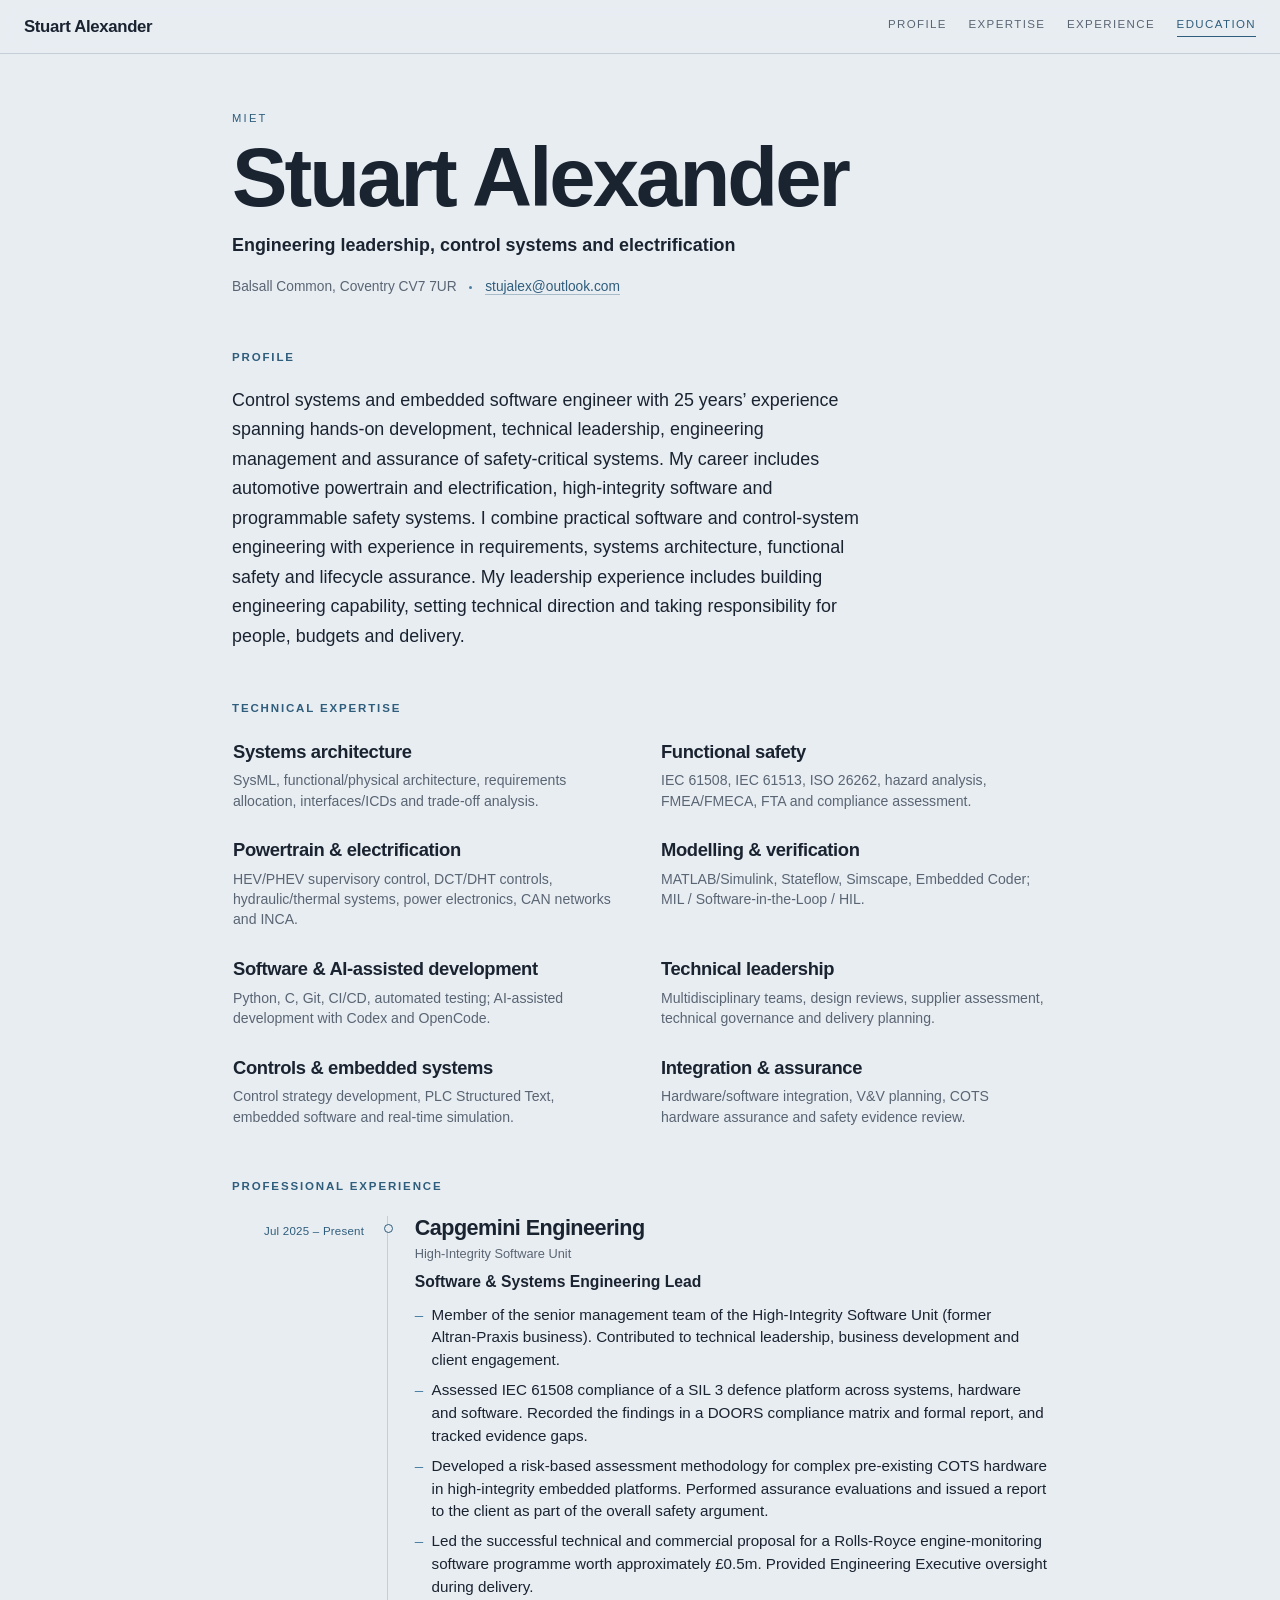
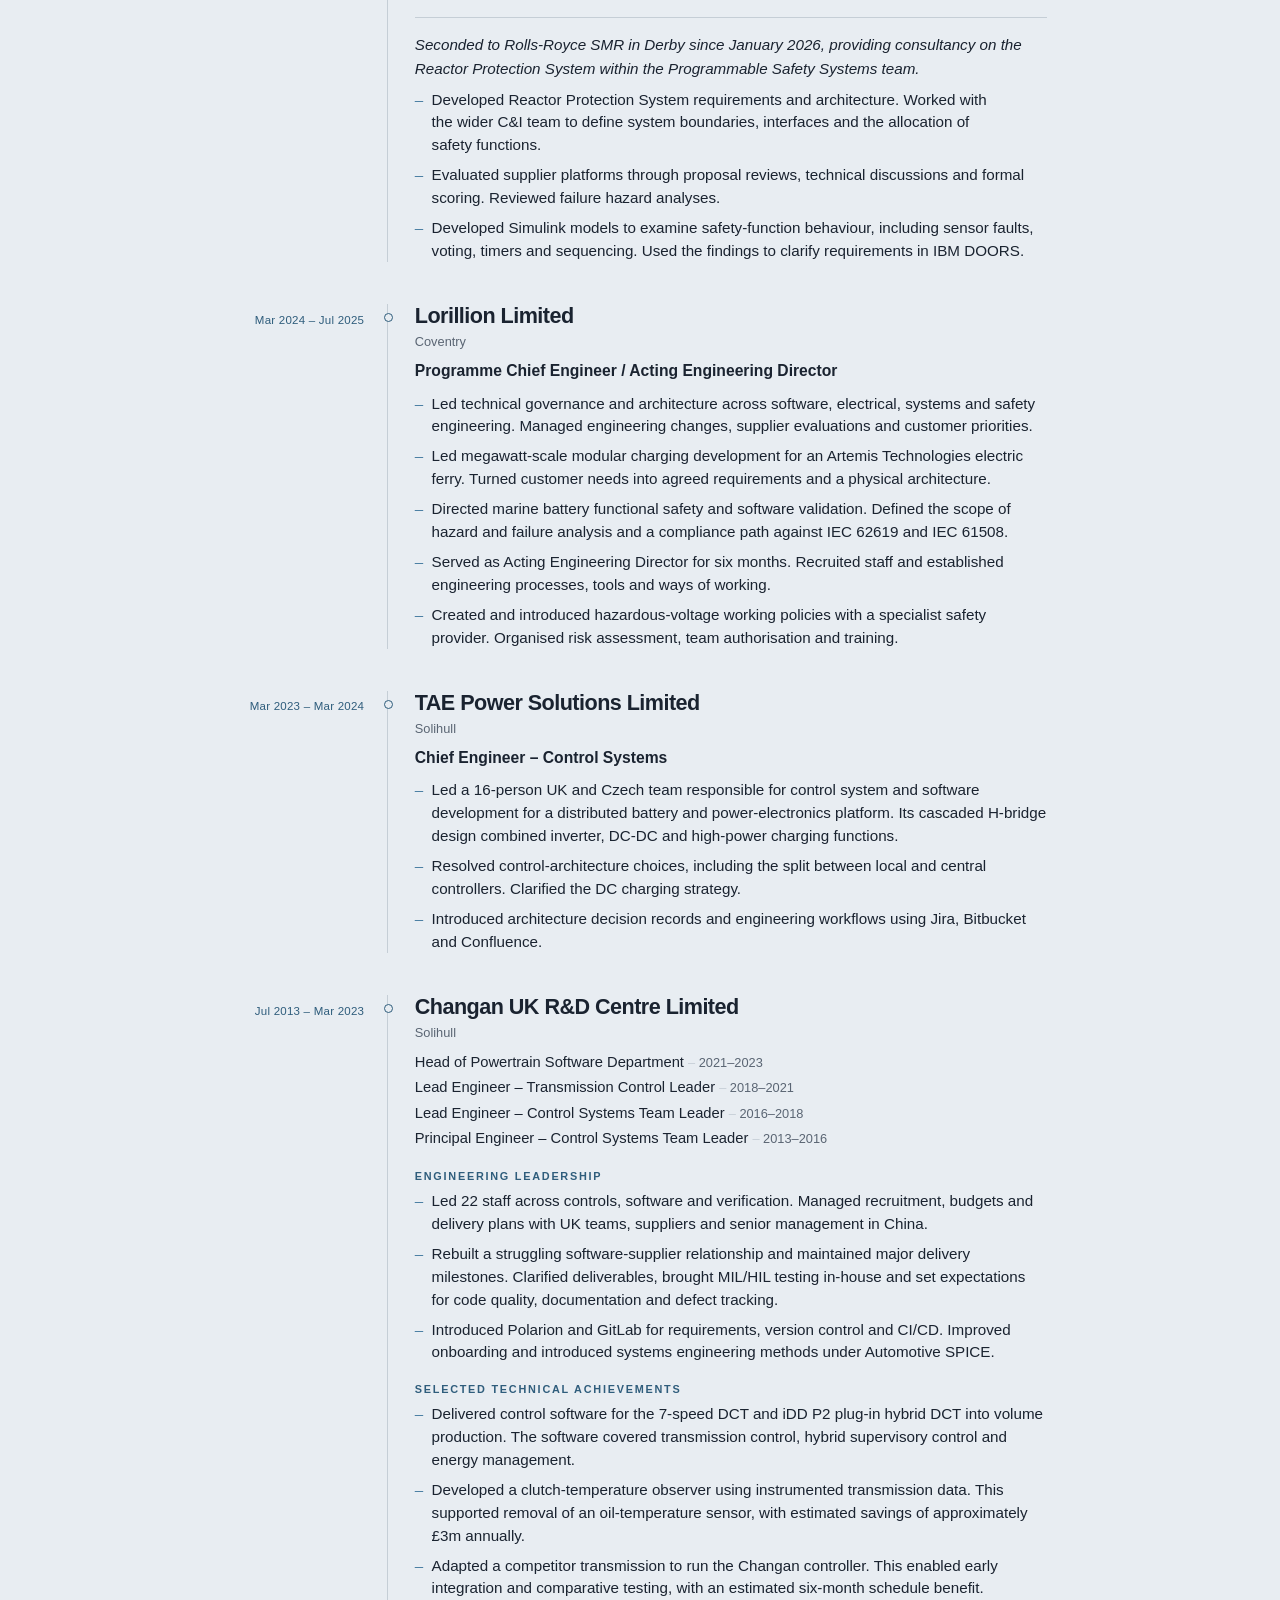
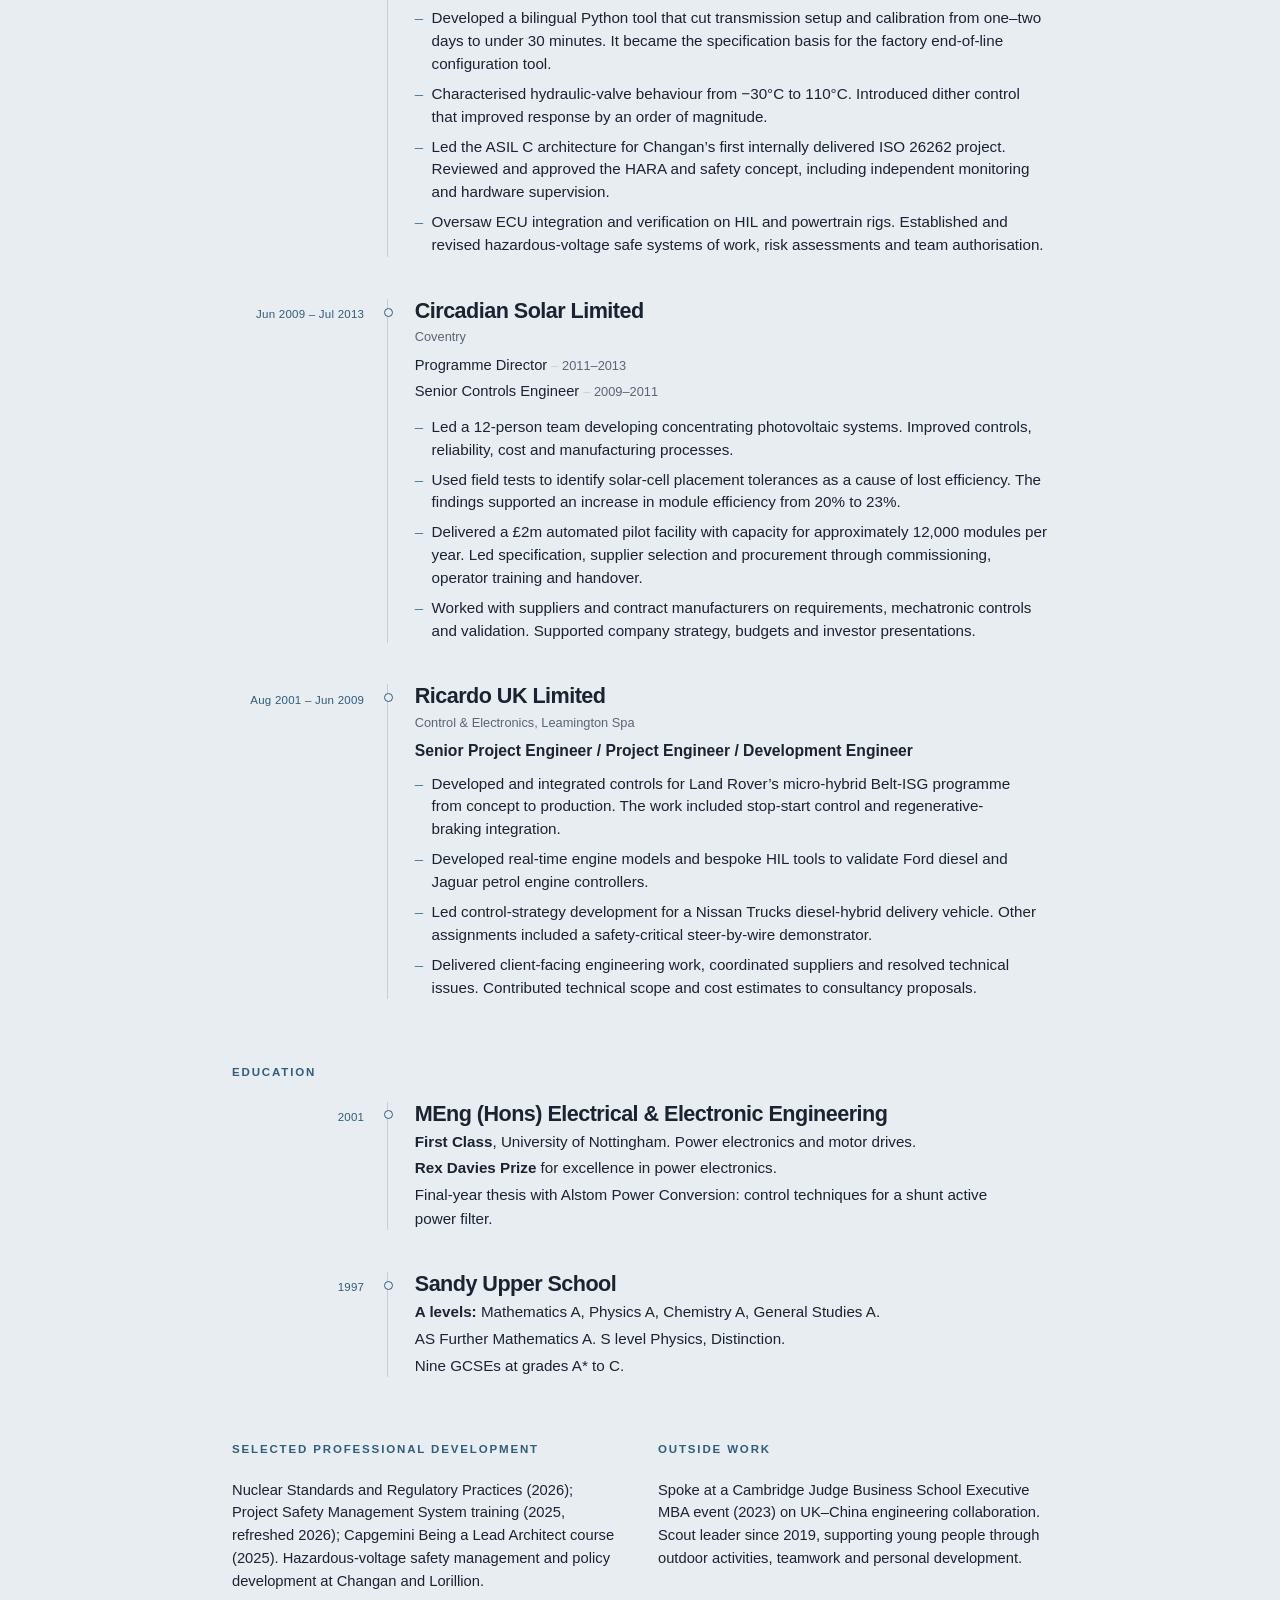
<file: index.html>
<!DOCTYPE html>
<html lang="en">
<head>
<meta charset="utf-8">
<meta name="viewport" content="width=device-width, initial-scale=1">
<title>Stuart Alexander — Curriculum Vitae</title>
<meta name="description" content="Curriculum Vitae for Stuart Alexander — engineering leadership, control systems and electrification.">
<link rel="canonical" href="https://stuart.alxndr.uk/cv/">
<meta http-equiv="refresh" content="0; url=cv/">
<script>location.replace("cv/");</script>
</head>
<body>
<p><a href="cv/">Continue to CV</a></p>
</body>
</html>
</file>
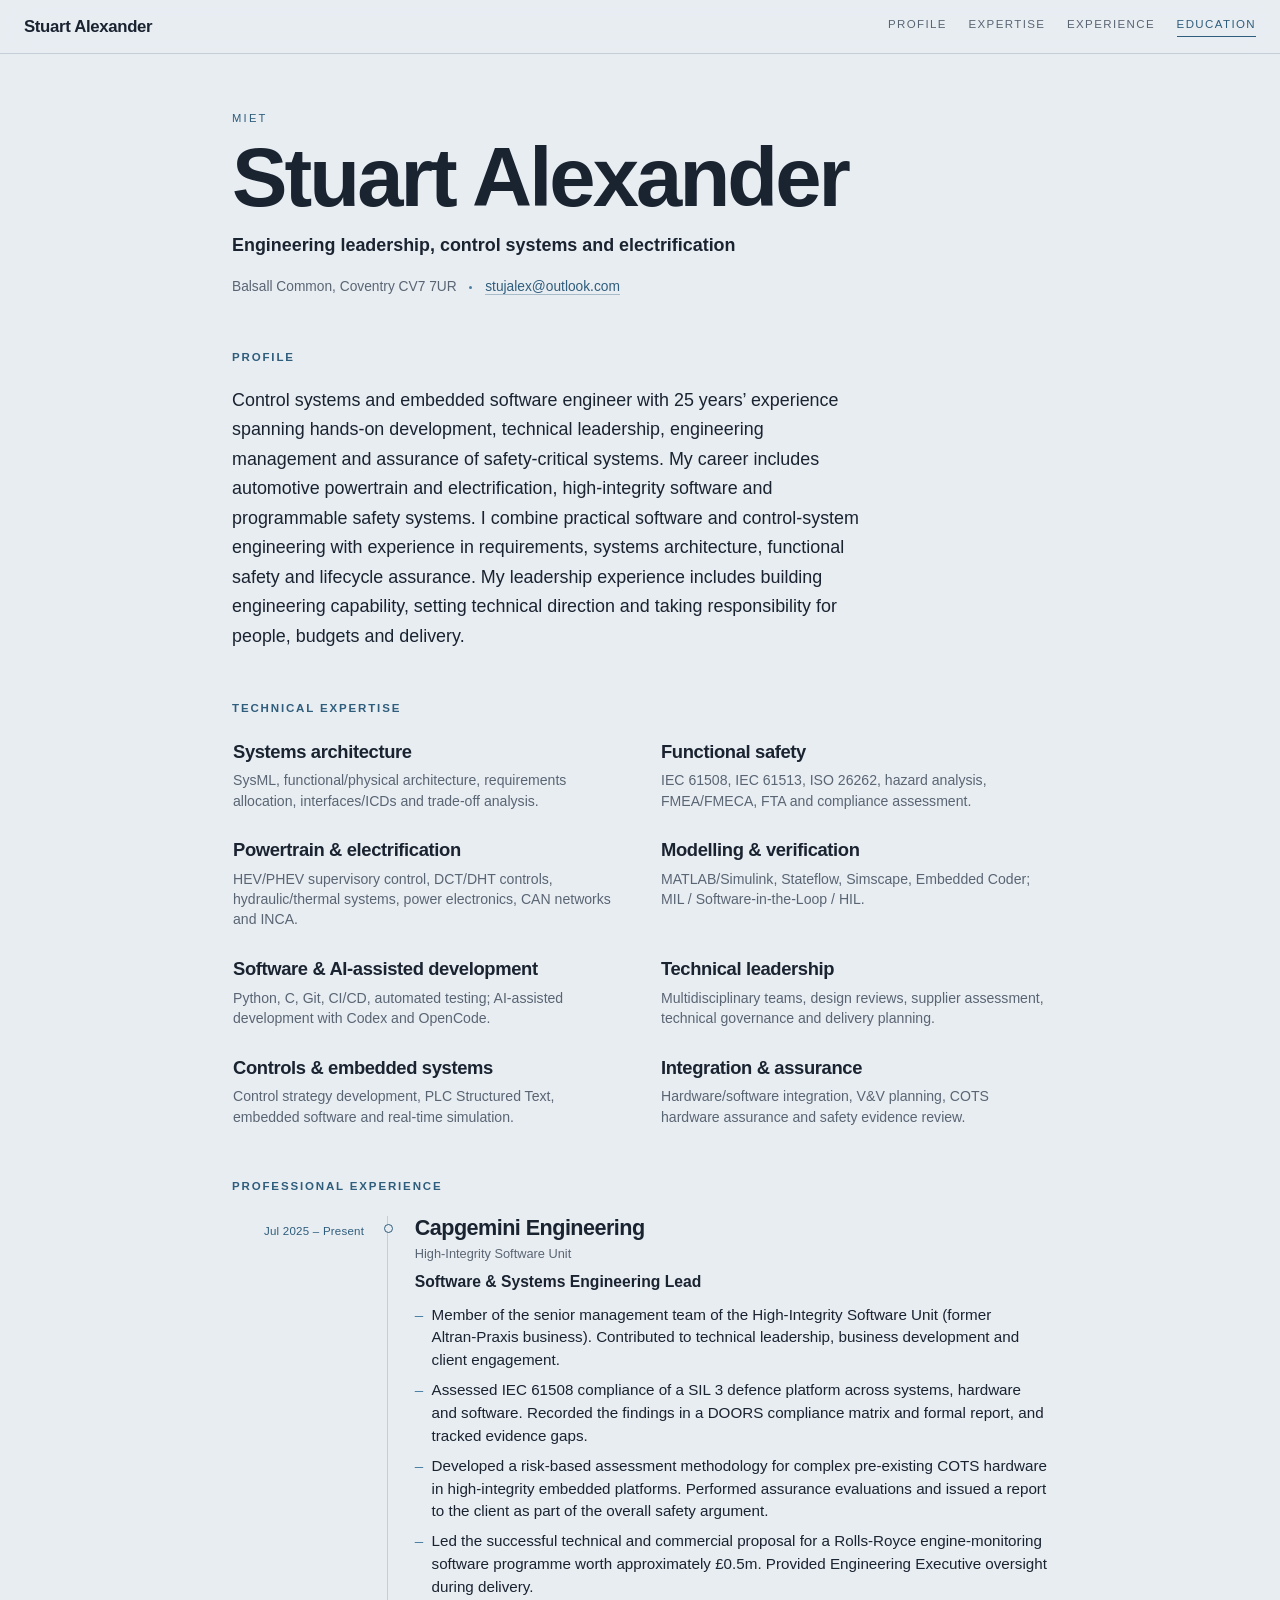
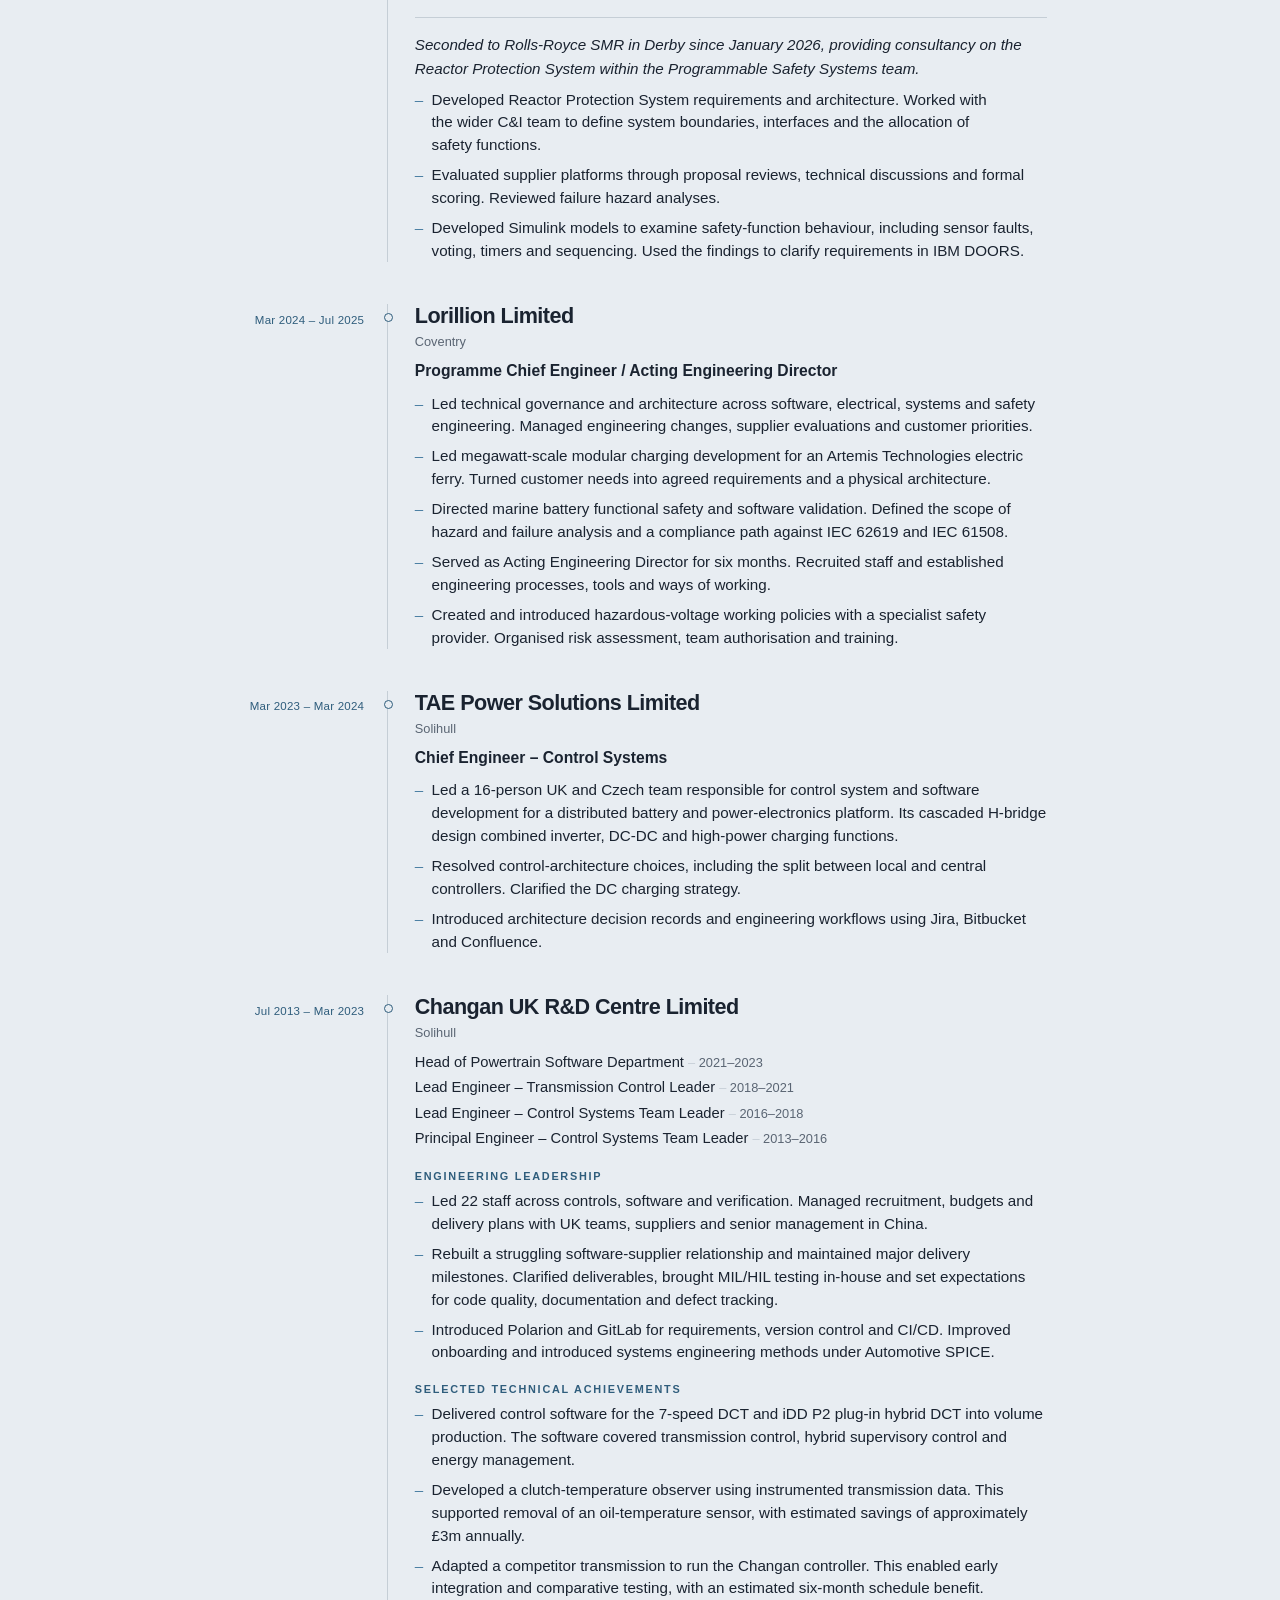
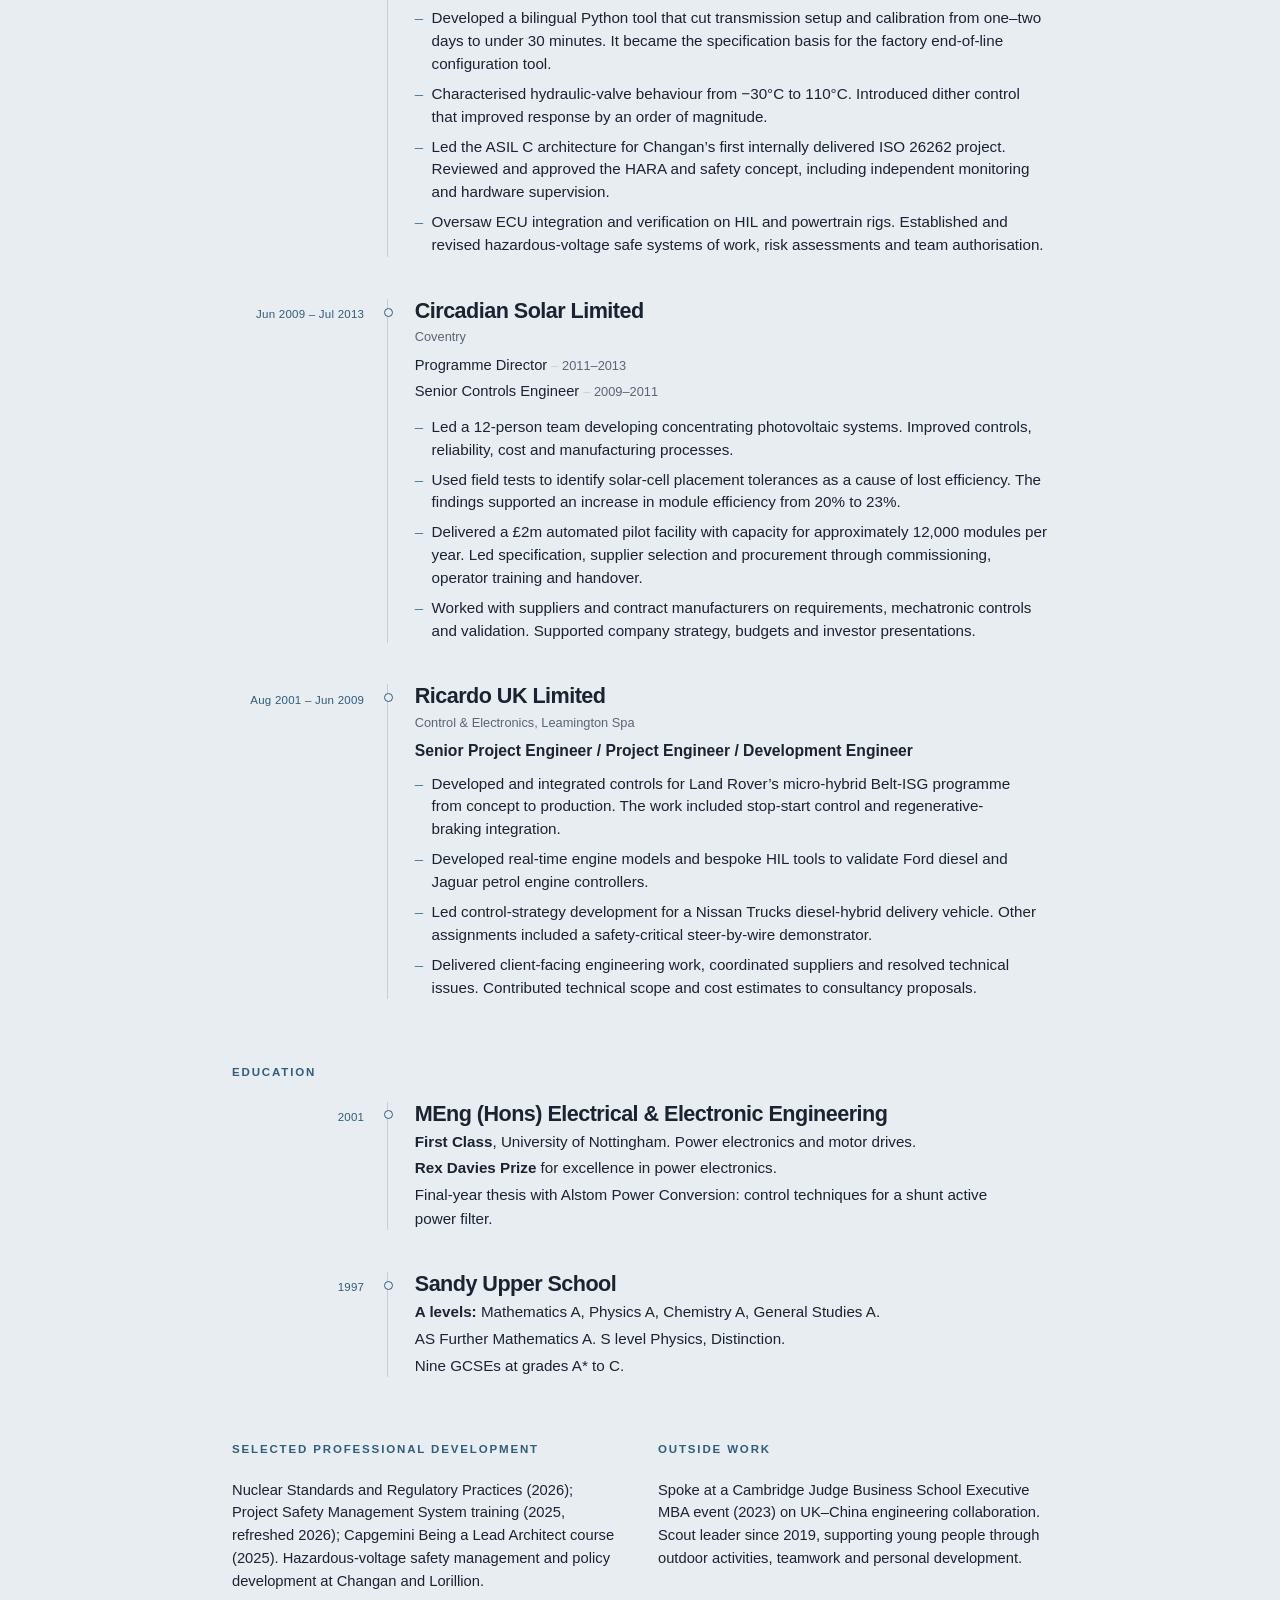
<file: cv/index.html>
<!DOCTYPE html>
<html lang="en">
<head>
<meta charset="utf-8">
<meta name="viewport" content="width=device-width, initial-scale=1">
<meta name="color-scheme" content="light">
<meta name="theme-color" content="#1A2330">
<title>Stuart Alexander — Curriculum Vitae</title>
<meta name="author" content="Stuart Alexander">
<meta name="description" content="Engineering leader with 25 years' experience in control systems, embedded software and electrification. Systems architecture, functional safety and production delivery across automotive, nuclear, defence and energy.">
<meta name="keywords" content="systems engineering, systems architecture, SysML, requirements engineering, interface management, ICDs, trade-off studies, functional safety, IEC 61508, IEC 61513, ISO 26262, SIL, FMEA, FMECA, FTA, control systems, embedded control, MATLAB, Simulink, Stateflow, model-based design, HIL, MIL, power electronics, PLC, Structured Text, Python, C, Git, CI/CD, automated testing, AI-assisted development, Codex, OpenCode, technical leadership, engineering governance, supplier assessment, technical due diligence">
<link rel="stylesheet" href="cv.css">
</head>
<body id="top">

<a class="skip" href="#main">Skip to content</a>
<div class="progress" aria-hidden="true"></div>

<header class="site-header">
  <a class="logo" href="#top">Stuart Alexander</a>
  <nav class="nav" aria-label="Sections">
    <a href="#profile">Profile</a>
    <a href="#expertise">Expertise</a>
    <a href="#experience">Experience</a>
    <a href="#education">Education</a>
  </nav>
</header>

<main class="cv" id="main">

  <header class="masthead">
    <p class="credentials">MIET</p>
    <h1 class="name">Stuart Alexander</h1>
    <p class="headline">Engineering leadership, control systems and electrification</p>
    <address class="contact">
      Balsall Common, Coventry CV7 7UR
      <span class="dot" aria-hidden="true"></span>
      <a href="mailto:stujalex@outlook.com">stujalex@outlook.com</a>
    </address>
  </header>

  <section class="section" id="profile">
    <h2 class="section-title">Profile</h2>
    <p class="lede">Control systems and embedded software engineer with 25 years&rsquo; experience spanning hands-on development, technical leadership, engineering management and assurance of safety-critical systems. My career includes automotive powertrain and electrification, high-integrity software and programmable safety systems. I combine practical software and control-system engineering with experience in requirements, systems architecture, functional safety and lifecycle assurance. My leadership experience includes building engineering capability, setting technical direction and taking responsibility for people, budgets and delivery.</p>
  </section>

  <section class="section" id="expertise">
    <h2 class="section-title">Technical expertise</h2>
    <div class="expertise">
      <div>
        <h3>Systems architecture</h3>
        <p>SysML, functional/physical architecture, requirements allocation, interfaces/ICDs and trade-off analysis.</p>
      </div>
      <div>
        <h3>Functional safety</h3>
        <p>IEC 61508, IEC 61513, ISO 26262, hazard analysis, FMEA/FMECA, FTA and compliance assessment.</p>
      </div>
      <div>
        <h3>Powertrain &amp; electrification</h3>
        <p>HEV/PHEV supervisory control, DCT/DHT controls, hydraulic/thermal systems, power electronics, CAN networks and INCA.</p>
      </div>
      <div>
        <h3>Modelling &amp; verification</h3>
        <p>MATLAB/Simulink, Stateflow, Simscape, Embedded Coder; MIL / Software-in-the-Loop / HIL.</p>
      </div>
      <div>
        <h3>Software &amp; AI-assisted development</h3>
        <p>Python, C, Git, CI/CD, automated testing; AI-assisted development with Codex and OpenCode.</p>
      </div>
      <div>
        <h3>Technical leadership</h3>
        <p>Multidisciplinary teams, design reviews, supplier assessment, technical governance and delivery planning.</p>
      </div>
      <div>
        <h3>Controls &amp; embedded systems</h3>
        <p>Control strategy development, PLC Structured Text, embedded software and real-time simulation.</p>
      </div>
      <div>
        <h3>Integration &amp; assurance</h3>
        <p>Hardware/software integration, V&amp;V planning, COTS hardware assurance and safety evidence review.</p>
      </div>
    </div>
  </section>

  <section class="section" id="experience">
    <h2 class="section-title">Professional experience</h2>
    <div class="timeline">

    <article class="role">
      <p class="dates">Jul 2025 – Present</p>
      <div class="role-body">
        <h3 class="employer">Capgemini Engineering</h3>
        <p class="division">High-Integrity Software Unit</p>
        <p class="role-title">Software &amp; Systems Engineering Lead</p>
        <ul class="bullets">
          <li>Member of the senior management team of the High-Integrity Software Unit (former Altran-Praxis business). Contributed to technical leadership, business development and client engagement.</li>
          <li>Assessed IEC 61508 compliance of a SIL 3 defence platform across systems, hardware and software. Recorded the findings in a DOORS compliance matrix and formal report, and tracked evidence gaps.</li>
          <li>Developed a risk-based assessment methodology for complex pre-existing COTS hardware in high-integrity embedded platforms. Performed assurance evaluations and issued a report to the client as part of the overall safety argument.</li>
          <li>Led the successful technical and commercial proposal for a Rolls-Royce engine-monitoring software programme worth approximately &pound;0.5m. Provided Engineering Executive oversight during delivery.</li>
        </ul>
        <div class="secondment">
          <p class="secondment-intro">Seconded to Rolls-Royce SMR in Derby since January 2026, providing consultancy on the Reactor Protection System within the Programmable Safety Systems team.</p>
          <ul class="bullets">
            <li>Developed Reactor Protection System requirements and architecture. Worked with the wider C&amp;I team to define system boundaries, interfaces and the allocation of safety functions.</li>
            <li>Evaluated supplier platforms through proposal reviews, technical discussions and formal scoring. Reviewed failure hazard analyses.</li>
            <li>Developed Simulink models to examine safety-function behaviour, including sensor faults, voting, timers and sequencing. Used the findings to clarify requirements in IBM DOORS.</li>
          </ul>
        </div>
      </div>
    </article>

    <article class="role">
      <p class="dates">Mar 2024 – Jul 2025</p>
      <div class="role-body">
        <h3 class="employer">Lorillion Limited</h3>
        <p class="division">Coventry</p>
        <p class="role-title">Programme Chief Engineer / Acting Engineering Director</p>
        <ul class="bullets">
          <li>Led technical governance and architecture across software, electrical, systems and safety engineering. Managed engineering changes, supplier evaluations and customer priorities.</li>
          <li>Led megawatt-scale modular charging development for an Artemis Technologies electric ferry. Turned customer needs into agreed requirements and a physical architecture.</li>
          <li>Directed marine battery functional safety and software validation. Defined the scope of hazard and failure analysis and a compliance path against IEC 62619 and IEC 61508.</li>
          <li>Served as Acting Engineering Director for six months. Recruited staff and established engineering processes, tools and ways of working.</li>
          <li>Created and introduced hazardous-voltage working policies with a specialist safety provider. Organised risk assessment, team authorisation and training.</li>
        </ul>
      </div>
    </article>

    <article class="role">
      <p class="dates">Mar 2023 – Mar 2024</p>
      <div class="role-body">
        <h3 class="employer">TAE Power Solutions Limited</h3>
        <p class="division">Solihull</p>
        <p class="role-title">Chief Engineer – Control Systems</p>
        <ul class="bullets">
          <li>Led a 16-person UK and Czech team responsible for control system and software development for a distributed battery and power-electronics platform. Its cascaded H-bridge design combined inverter, DC-DC and high-power charging functions.</li>
          <li>Resolved control-architecture choices, including the split between local and central controllers. Clarified the DC charging strategy.</li>
          <li>Introduced architecture decision records and engineering workflows using Jira, Bitbucket and Confluence.</li>
        </ul>
      </div>
    </article>

    <article class="role">
      <p class="dates">Jul 2013 – Mar 2023</p>
      <div class="role-body">
        <h3 class="employer">Changan UK R&amp;D Centre Limited</h3>
        <p class="division">Solihull</p>
        <ul class="progression">
          <li>Head of Powertrain Software Department <span>2021–2023</span></li>
          <li>Lead Engineer – Transmission Control Leader <span>2018–2021</span></li>
          <li>Lead Engineer – Control Systems Team Leader <span>2016–2018</span></li>
          <li>Principal Engineer – Control Systems Team Leader <span>2013–2016</span></li>
        </ul>
        <h4 class="subheading">Engineering leadership</h4>
        <ul class="bullets">
          <li>Led 22 staff across controls, software and verification. Managed recruitment, budgets and delivery plans with UK teams, suppliers and senior management in China.</li>
          <li>Rebuilt a struggling software-supplier relationship and maintained major delivery milestones. Clarified deliverables, brought MIL/HIL testing in-house and set expectations for code quality, documentation and defect tracking.</li>
          <li>Introduced Polarion and GitLab for requirements, version control and CI/CD. Improved onboarding and introduced systems engineering methods under Automotive SPICE.</li>
        </ul>
        <h4 class="subheading">Selected technical achievements</h4>
        <ul class="bullets">
          <li>Delivered control software for the 7-speed DCT and iDD P2 plug-in hybrid DCT into volume production. The software covered transmission control, hybrid supervisory control and energy management.</li>
          <li>Developed a clutch-temperature observer using instrumented transmission data. This supported removal of an oil-temperature sensor, with estimated savings of approximately &pound;3m annually.</li>
          <li>Adapted a competitor transmission to run the Changan controller. This enabled early integration and comparative testing, with an estimated six-month schedule benefit.</li>
          <li>Developed a bilingual Python tool that cut transmission setup and calibration from one–two days to under 30 minutes. It became the specification basis for the factory end-of-line configuration tool.</li>
          <li>Characterised hydraulic-valve behaviour from &minus;30&deg;C to 110&deg;C. Introduced dither control that improved response by an order of magnitude.</li>
          <li>Led the ASIL C architecture for Changan&rsquo;s first internally delivered ISO 26262 project. Reviewed and approved the HARA and safety concept, including independent monitoring and hardware supervision.</li>
          <li>Oversaw ECU integration and verification on HIL and powertrain rigs. Established and revised hazardous-voltage safe systems of work, risk assessments and team authorisation.</li>
        </ul>
      </div>
    </article>

    <article class="role">
      <p class="dates">Jun 2009 – Jul 2013</p>
      <div class="role-body">
        <h3 class="employer">Circadian Solar Limited</h3>
        <p class="division">Coventry</p>
        <ul class="progression">
          <li>Programme Director <span>2011–2013</span></li>
          <li>Senior Controls Engineer <span>2009–2011</span></li>
        </ul>
        <ul class="bullets">
          <li>Led a 12-person team developing concentrating photovoltaic systems. Improved controls, reliability, cost and manufacturing processes.</li>
          <li>Used field tests to identify solar-cell placement tolerances as a cause of lost efficiency. The findings supported an increase in module efficiency from 20% to 23%.</li>
          <li>Delivered a &pound;2m automated pilot facility with capacity for approximately 12,000 modules per year. Led specification, supplier selection and procurement through commissioning, operator training and handover.</li>
          <li>Worked with suppliers and contract manufacturers on requirements, mechatronic controls and validation. Supported company strategy, budgets and investor presentations.</li>
        </ul>
      </div>
    </article>

    <article class="role">
      <p class="dates">Aug 2001 – Jun 2009</p>
      <div class="role-body">
        <h3 class="employer">Ricardo UK Limited</h3>
        <p class="division">Control &amp; Electronics, Leamington Spa</p>
        <p class="role-title">Senior Project Engineer / Project Engineer / Development Engineer</p>
        <ul class="bullets">
          <li>Developed and integrated controls for Land Rover&rsquo;s micro-hybrid Belt-ISG programme from concept to production. The work included stop-start control and regenerative-braking integration.</li>
          <li>Developed real-time engine models and bespoke HIL tools to validate Ford diesel and Jaguar petrol engine controllers.</li>
          <li>Led control-strategy development for a Nissan Trucks diesel-hybrid delivery vehicle. Other assignments included a safety-critical steer-by-wire demonstrator.</li>
          <li>Delivered client-facing engineering work, coordinated suppliers and resolved technical issues. Contributed technical scope and cost estimates to consultancy proposals.</li>
        </ul>
      </div>
    </article>
    </div>
  </section>

  <section class="section" id="education">
    <h2 class="section-title">Education</h2>
    <article class="role">
      <p class="dates">2001</p>
      <div class="role-body">
        <h3 class="employer">MEng (Hons) Electrical &amp; Electronic Engineering</h3>
        <p class="edu-line"><strong>First Class</strong>, University of Nottingham. Power electronics and motor drives.</p>
        <p class="edu-line"><strong>Rex Davies Prize</strong> for excellence in power electronics.</p>
        <p class="edu-line">Final-year thesis with Alstom Power Conversion: control techniques for a shunt active power filter.</p>
      </div>
    </article>

    <article class="role">
      <p class="dates">1997</p>
      <div class="role-body">
        <h3 class="employer">Sandy Upper School</h3>
        <p class="edu-line"><strong>A levels:</strong> Mathematics A, Physics A, Chemistry A, General Studies A.</p>
        <p class="edu-line">AS Further Mathematics A. S level Physics, Distinction.</p>
        <p class="edu-line">Nine GCSEs at grades A* to C.</p>
      </div>
    </article>
  </section>

  <section class="section close">
    <div class="close-col">
      <h2 class="section-title">Selected professional development</h2>
      <p class="body-text">Nuclear Standards and Regulatory Practices (2026); Project Safety Management System training (2025, refreshed 2026); Capgemini Being a Lead Architect course (2025). Hazardous-voltage safety management and policy development at Changan and Lorillion.</p>
    </div>
    <div class="close-col">
      <h2 class="section-title">Outside work</h2>
      <p class="body-text">Spoke at a Cambridge Judge Business School Executive MBA event (2023) on UK–China engineering collaboration. Scout leader since 2019, supporting young people through outdoor activities, teamwork and personal development.</p>
    </div>
  </section>

</main>

<script src="cv.js"></script>
</body>
</html>
</file>
<file: cv/cv.css>
:root {
  --bg: #E8EDF2;
  --ink: #1A2330;
  --muted: #5A6573;
  --line: #C5CED6;
  --accent: #2F5D7C;
  --accent-soft: #4A7FA3;
  --sans: "Helvetica Neue", Helvetica, "Nimbus Sans", Arial, sans-serif;
  --heavy: "Helvetica Neue", Helvetica, "Arial Black", "Nimbus Sans", Arial, sans-serif;
  --header-h: 3.4rem;
}

* { box-sizing: border-box; }

html {
  color-scheme: light;
  scroll-behavior: smooth;
  scroll-padding-top: var(--header-h);
}

body {
  margin: 0;
  background: var(--bg);
  color: var(--ink);
  font-family: var(--sans);
  font-size: 16px;
  line-height: 1.55;
  font-kerning: normal;
  text-rendering: optimizeLegibility;
  -webkit-font-smoothing: antialiased;
}

h1, h2, h3 { text-wrap: balance; }
p, li { text-wrap: pretty; }

a:focus-visible {
  outline: 2px solid var(--accent);
  outline-offset: 3px;
  border-radius: 2px;
}

::selection { background: var(--accent); color: #fff; }

.skip {
  position: absolute;
  left: 0.75rem;
  top: -4rem;
  z-index: 30;
  padding: 0.4rem 0.7rem;
  background: var(--ink);
  color: #fff;
  font-family: var(--sans);
  font-size: 0.8rem;
  text-decoration: none;
}

.skip:focus { top: 0.75rem; }

.progress {
  position: fixed;
  top: 0;
  left: 0;
  z-index: 20;
  height: 2px;
  width: 100%;
  background: var(--accent);
  transform: scaleX(0);
  transform-origin: 0 50%;
  pointer-events: none;
}

@supports (animation-timeline: scroll()) {
  .progress {
    animation: progress linear;
    animation-timeline: scroll();
  }
  @keyframes progress { to { transform: scaleX(1); } }
}

/* ── Sticky nav ────────────────────────────────────────────────── */

.site-header {
  position: sticky;
  top: 0;
  z-index: 10;
  display: flex;
  align-items: center;
  justify-content: space-between;
  gap: 1.5rem;
  min-height: var(--header-h);
  padding: 0.7rem 1.5rem;
  background: color-mix(in srgb, var(--bg) 78%, transparent);
  backdrop-filter: blur(14px);
  -webkit-backdrop-filter: blur(14px);
  border-bottom: 1px solid var(--line);
}

.logo {
  font-family: var(--heavy);
  font-size: 1.05rem;
  font-weight: 800;
  letter-spacing: -0.02em;
  color: var(--ink);
  text-decoration: none;
}

.nav {
  display: flex;
  flex-wrap: wrap;
  justify-content: flex-end;
  gap: 0.15rem 1.35rem;
  font-family: var(--sans);
  font-size: 0.72rem;
  font-weight: 500;
  letter-spacing: 0.12em;
  text-transform: uppercase;
}

.nav a {
  color: var(--muted);
  text-decoration: none;
  border-bottom: 1px solid transparent;
  padding-bottom: 0.1rem;
  transition: color 0.15s ease, border-color 0.15s ease;
}

.nav a:hover,
.nav a.is-active {
  color: var(--accent);
  border-bottom-color: var(--accent);
}

.nav a.is-hover {
  color: var(--accent);
  border-bottom-color: color-mix(in srgb, var(--accent) 45%, transparent);
}

/* ── Page ──────────────────────────────────────────────────────── */

.cv {
  max-width: 54rem;
  margin: 0 auto;
  padding: 3.5rem 1.5rem 5rem;
}

.masthead { margin-bottom: 3.2rem; }

.credentials {
  margin: 0 0 0.85rem;
  font-family: var(--sans);
  font-size: 0.7rem;
  font-weight: 500;
  letter-spacing: 0.2em;
  text-transform: uppercase;
  color: var(--accent);
}

.name {
  margin: 0;
  font-family: var(--heavy);
  font-size: clamp(3.2rem, 9vw, 5.2rem);
  font-weight: 800;
  line-height: 0.9;
  letter-spacing: -0.035em;
}

.headline {
  margin: 1rem 0 0;
  font-size: 1.12rem;
  font-weight: 700;
  color: var(--ink);
}

.contact {
  margin: 1rem 0 0;
  font-family: var(--sans);
  font-style: normal;
  font-size: 0.86rem;
  color: var(--muted);
}

.contact .dot {
  display: inline-block;
  width: 3px;
  height: 3px;
  margin: 0 0.65em;
  border-radius: 50%;
  background: var(--accent-soft);
  vertical-align: middle;
}

.contact a {
  color: var(--accent);
  text-decoration: none;
  border-bottom: 1px solid color-mix(in srgb, var(--accent) 35%, transparent);
}

.contact a:hover { border-bottom-color: var(--accent); }

/* ── Sections ──────────────────────────────────────────────────── */

.section {
  margin: 0 0 3rem;
  scroll-margin-top: calc(var(--header-h) + 0.8rem);
}

.section-title {
  margin: 0 0 1.2rem;
  font-family: var(--heavy);
  font-size: 0.72rem;
  font-weight: 800;
  letter-spacing: 0.16em;
  text-transform: uppercase;
  color: var(--accent);
}

.lede {
  margin: 0;
  max-width: 40rem;
  font-size: 1.12rem;
  line-height: 1.65;
}

.expertise {
  display: grid;
  grid-template-columns: 1fr 1fr;
  gap: 1.35rem 2.5rem;
}

.expertise > div {
  padding: 0.6rem 0.85rem 0.7rem;
  margin: -0.6rem -0.85rem;
  border: 1px solid transparent;
  border-radius: 0.5rem;
  transition: background-color 0.25s ease, border-color 0.25s ease;
}

.expertise h3 {
  margin: 0 0 0.25rem;
  font-family: var(--heavy);
  font-size: 1.15rem;
  font-weight: 800;
  letter-spacing: -0.02em;
  transition: color 0.25s ease;
}

.expertise > div:hover h3 { color: var(--accent); }

.expertise p {
  margin: 0;
  font-size: 0.88rem;
  line-height: 1.45;
  color: var(--muted);
}

/* ── Timeline ──────────────────────────────────────────────────── */

.role {
  display: grid;
  grid-template-columns: 9.2rem minmax(0, 1fr);
  column-gap: 0.4rem;
  margin: -0.8rem -1.1rem 1.55rem;
  padding: 0.8rem 1.1rem 0.95rem;
  align-items: start;
  border: 1px solid transparent;
  border-radius: 0.5rem;
  transition: background-color 0.25s ease, border-color 0.25s ease;
}

.role:hover,
.expertise > div:hover {
  border-color: var(--line);
  background: color-mix(in srgb, #fff 55%, var(--bg));
}

.dates {
  margin: 0.45rem 1rem 0 0;
  font-family: var(--sans);
  font-size: 0.72rem;
  font-weight: 500;
  letter-spacing: 0.02em;
  font-variant-numeric: tabular-nums;
  text-align: right;
  color: var(--accent);
  transition: color 0.25s ease;
}

.role-body {
  position: relative;
  padding-left: 1.7rem;
  border-left: 1px solid var(--line);
}

.role-body::before {
  content: "";
  position: absolute;
  left: -4px;
  top: 0.55rem;
  width: 7px;
  height: 7px;
  border-radius: 50%;
  background: var(--bg);
  border: 1.5px solid var(--accent);
  transition: background 0.25s ease, box-shadow 0.25s ease;
}

.role:hover > .dates { color: var(--ink); }

.role:hover .role-body::before {
  background: var(--accent);
  box-shadow: 0 0 0 3px color-mix(in srgb, var(--accent) 18%, transparent);
}

.employer {
  margin: 0;
  font-family: var(--heavy);
  font-size: 1.35rem;
  font-weight: 800;
  line-height: 1.15;
  letter-spacing: -0.025em;
}

.division {
  margin: 0.2rem 0 0;
  font-family: var(--sans);
  font-size: 0.8rem;
  color: var(--muted);
}

.role-title {
  margin: 0.4rem 0 0.6rem;
  font-size: 0.98rem;
  font-weight: 600;
}

.progression {
  margin: 0.4rem 0 0.75rem;
  padding: 0;
  list-style: none;
}

.progression li { font-size: 0.92rem; padding: 0.08rem 0; }

.progression span {
  font-family: var(--sans);
  font-size: 0.8rem;
  color: var(--muted);
}

.progression span::before { content: "  –  "; color: var(--line); }

.subheading {
  margin: 1.05rem 0 0.35rem;
  font-family: var(--heavy);
  font-size: 0.68rem;
  font-weight: 800;
  letter-spacing: 0.16em;
  text-transform: uppercase;
  color: var(--accent);
}

.secondment {
  margin-top: 1.15rem;
  padding-top: 0.95rem;
  border-top: 1px solid var(--line);
}

.secondment-intro {
  margin: 0 0 0.5rem;
  font-style: italic;
  font-size: 0.95rem;
}

.bullets {
  margin: 0.15rem 0 0;
  padding: 0;
  list-style: none;
}

.bullets li {
  position: relative;
  margin: 0 0 0.45rem;
  padding-left: 1.05rem;
  font-size: 0.95rem;
  line-height: 1.5;
}

.bullets li:last-child { margin-bottom: 0; }

.bullets li::before {
  content: "–";
  position: absolute;
  left: 0;
  color: var(--accent-soft);
}

.edu-line { margin: 0.2rem 0 0; font-size: 0.95rem; }
.edu-line strong { font-weight: 600; }

.close {
  display: grid;
  grid-template-columns: 1fr 1fr;
  gap: 2.25rem;
}

.body-text { margin: 0; font-size: 0.92rem; }

.cv-footer {
  display: flex;
  justify-content: space-between;
  gap: 1rem;
  margin-top: 3rem;
  padding-top: 1rem;
  border-top: 1px solid var(--line);
  font-family: var(--sans);
  font-size: 0.68rem;
  letter-spacing: 0.16em;
  text-transform: uppercase;
  color: var(--muted);
}

@media (max-width: 44rem) {
  .site-header { padding: 0.65rem 1rem; }
  .cv { padding: 2rem 1.15rem 3.5rem; }
  .name { font-size: 2.7rem; }
  .expertise, .close { grid-template-columns: 1fr; }
  .role { grid-template-columns: 1fr; row-gap: 0.2rem; }
  .dates { text-align: left; margin: 0; }
  .role-body { padding-left: 0; border-left: none; }
  .role-body::before { display: none; }
  .nav { gap: 0.15rem 0.9rem; font-size: 0.64rem; }
}

@media (prefers-reduced-motion: reduce) {
  html { scroll-behavior: auto; }
  .progress { animation: none; }
  .nav a, .expertise h3, .role-body::before, .role > .dates,
  .role, .expertise > div { transition: none; }
}

@media print {
  @page { size: A4; margin: 14mm 16mm; }
  .skip, .progress, .site-header { display: none; }
  html { scroll-behavior: auto; }
  body { background: #fff; }
  .cv { max-width: none; padding: 0; }

  /* Flow long roles across pages; keep small units intact */
  .role {
    break-inside: auto;
    margin: 0 0 0.4rem;
    padding: 0 0 1.6rem;
    border: none;
    border-radius: 0;
  }
  .expertise > div { margin: 0; padding: 0; border: none; }
  .bullets li, .progression li, .edu-line, .expertise > div { break-inside: avoid; }
  .secondment { break-inside: avoid; }
  p { orphans: 2; widows: 2; }

  /* Never strand a heading at the bottom of a page */
  .section-title, .subheading, .employer, .role-title, .secondment-intro {
    break-after: avoid;
  }
  .section { margin-bottom: 2.4rem; }
  .masthead { margin-bottom: 2.4rem; }

  .contact a { border-bottom: none; color: var(--ink); }
  .role-body { border-left-color: #D8DEE5; }
}
</file>
